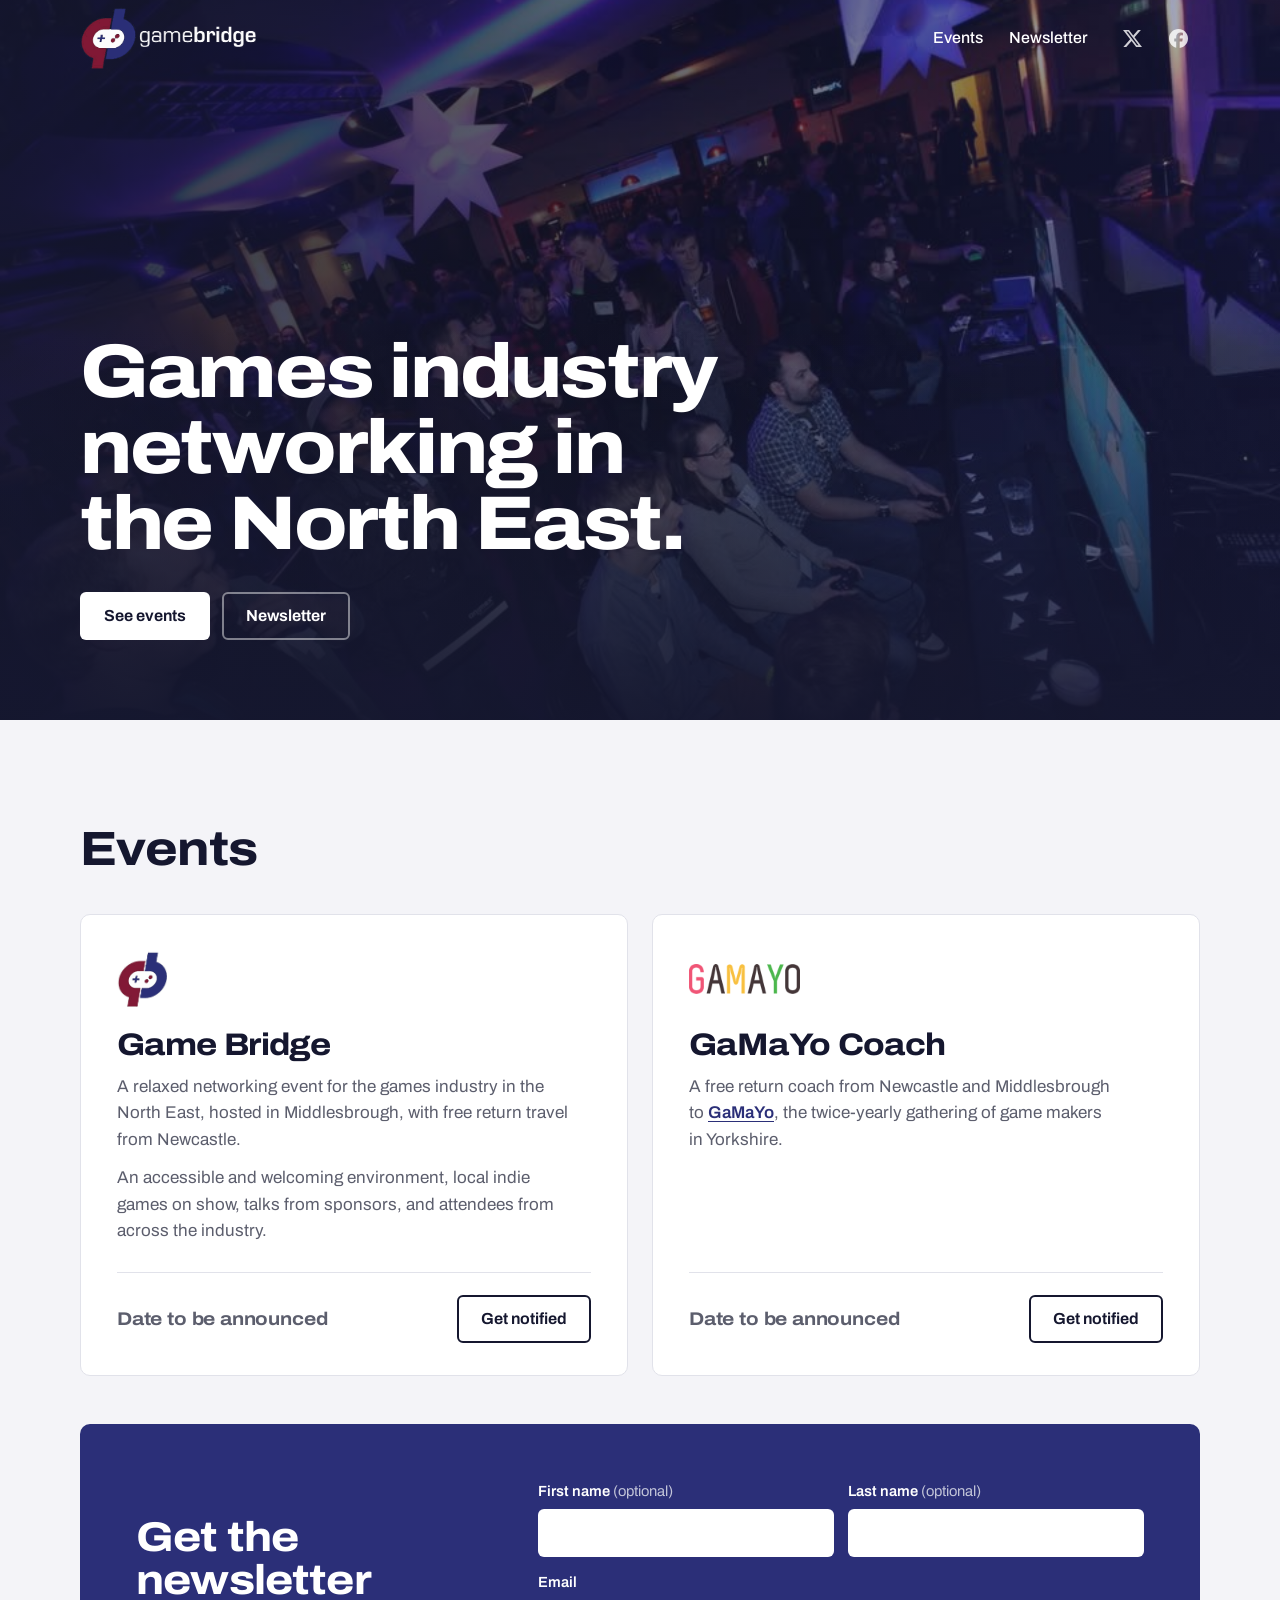
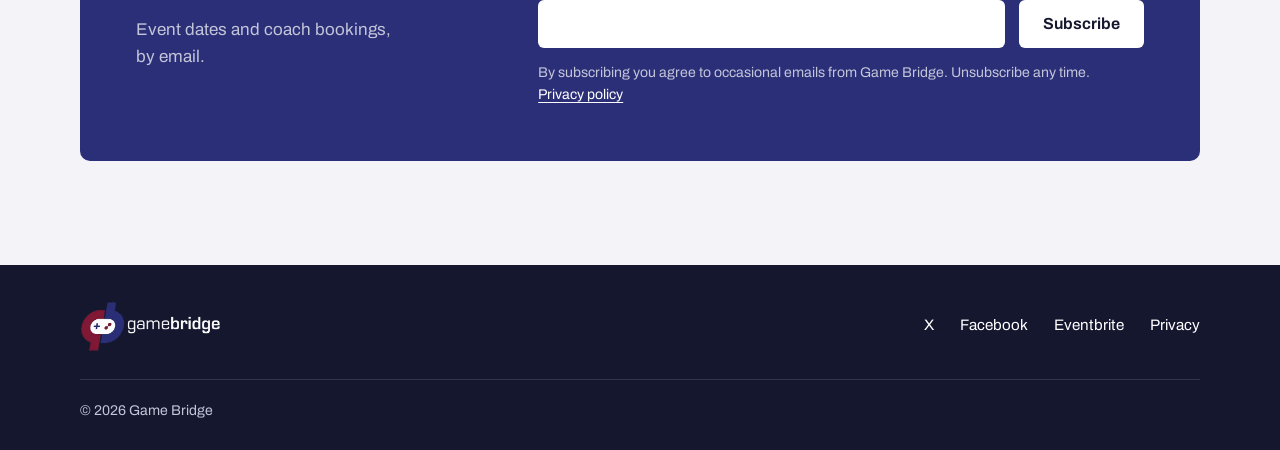
<file: index.html>
<!doctype html>
<html lang="en-GB">
<head>
  <meta charset="utf-8">
  <meta name="viewport" content="width=device-width, initial-scale=1">
  <meta http-equiv="Content-Security-Policy" content="default-src 'self'; script-src 'self' https://facebook.us8.list-manage.com; style-src 'self'; img-src 'self' data:; font-src 'self'; connect-src 'self'; form-action 'self' https://*.list-manage.com; base-uri 'self'; object-src 'none'; frame-src 'none'; upgrade-insecure-requests">
  <meta name="referrer" content="strict-origin-when-cross-origin">
  <title>Game Bridge | Games industry networking in the North East</title>
  <meta name="description" content="Game Bridge is a free games industry networking night in Middlesbrough, plus a free coach to GaMaYo. Running in the North East of England since 2013.">
  <link rel="canonical" href="https://gamebridge.dev/">
  <meta name="theme-color" content="#15172f">
  <meta name="color-scheme" content="light">

  <meta property="og:type" content="website">
  <meta property="og:site_name" content="Game Bridge">
  <meta property="og:locale" content="en_GB">
  <meta property="og:title" content="Game Bridge">
  <meta property="og:description" content="Free games industry networking in the North East of England, since 2013.">
  <meta property="og:url" content="https://gamebridge.dev/">
  <meta property="og:image" content="https://gamebridge.dev/assets/img/og-card.jpg">
  <meta property="og:image:width" content="1200">
  <meta property="og:image:height" content="630">
  <meta property="og:image:alt" content="The Game Bridge logo over a photo of a busy Game Bridge night">
  <meta name="twitter:card" content="summary_large_image">
  <meta name="twitter:site" content="@Game_Bridge">

  <link rel="icon" type="image/png" sizes="64x64" href="assets/img/favicon.png">
  <link rel="apple-touch-icon" href="assets/img/apple-touch-icon.png">

  <link rel="preload" href="assets/fonts/archivo-latin.woff2" as="font" type="font/woff2" crossorigin>
  <link rel="stylesheet" href="styles.css">

  <script type="application/ld+json">
  {
    "@context": "https://schema.org",
    "@type": "Organization",
    "name": "Game Bridge",
    "url": "https://gamebridge.dev/",
    "description": "Games industry networking event and community in the North East of England.",
    "foundingDate": "2013",
    "logo": "https://gamebridge.dev/assets/img/gb-logo.png",
    "sameAs": ["https://x.com/Game_Bridge", "https://www.facebook.com/gamebridge", "https://www.eventbrite.co.uk/o/game-bridge-4494242007"]
  }
  </script>
</head>
<body>
  <a class="skip" href="#events">Skip to events</a>

  <svg class="sprite" aria-hidden="true">
    <symbol id="i-x" viewBox="0 0 24 24"><path fill="currentColor" d="M18.9 1.15h3.68l-8.04 9.19L24 22.85h-7.4l-5.8-7.58-6.64 7.58H.47l8.6-9.83L0 1.15h7.6l5.24 6.93zm-1.29 19.5h2.04L6.49 3.24H4.3z"/></symbol>
    <symbol id="i-fb" viewBox="0 0 24 24"><path fill="currentColor" d="M9.1 23.69v-7.98H6.63v-3.67H9.1v-1.58c0-4.09 1.85-5.98 5.86-5.98.4 0 .96.04 1.47.1.38.04.76.11 1.14.2v3.32a8.6 8.6 0 0 0-1.39-.05c-.7 0-1.26.1-1.67.31-.29.15-.52.36-.68.62-.26.42-.38 1-.38 1.75v1.3h3.92l-.67 3.67h-3.25v8.24C19.4 23.24 24 18.18 24 12.04c0-6.62-5.37-12-12-12s-12 5.38-12 12c0 5.63 3.87 10.35 9.1 11.65z"/></symbol>
    <symbol id="i-arrow" viewBox="0 0 24 24"><path fill="none" stroke="currentColor" stroke-width="2.2" stroke-linecap="round" stroke-linejoin="round" d="M5 12h14M13 6l6 6-6 6"/></symbol>
    <symbol id="i-close" viewBox="0 0 24 24"><path fill="none" stroke="currentColor" stroke-width="2.2" stroke-linecap="round" d="M6 6l12 12M18 6 6 18"/></symbol>
  </svg>

  <header class="site-header" data-header>
    <div class="wrap header-inner">
      <a class="brand" href="#top" aria-label="Game Bridge, back to top">
        <img src="assets/img/gb-logo-white.png" alt="Game Bridge" width="480" height="169">
      </a>
      <nav class="header-nav" aria-label="Main">
        <a class="nav-link" href="#events">Events</a>
        <!-- Gallery buttons stay hidden until site-config.js lists some photos -->
        <button class="nav-link" type="button" data-gallery-open hidden>Gallery</button>
        <a class="nav-link" href="#newsletter">Newsletter</a>
        <a class="icon-link" data-social="x" href="https://x.com/Game_Bridge" aria-label="Game Bridge on X"><svg><use href="#i-x"/></svg></a>
        <a class="icon-link" data-social="facebook" href="https://www.facebook.com/gamebridge" aria-label="Game Bridge on Facebook"><svg><use href="#i-fb"/></svg></a>
      </nav>
    </div>
  </header>

  <main id="top">
    <section class="hero" aria-labelledby="hero-title">
      <img class="hero-photo" src="assets/img/game-bridge-night.jpg" alt="" width="960" height="640" fetchpriority="high">
      <div class="wrap hero-inner">
        <!-- Filled by script.js with the soonest confirmed date -->
        <p class="hero-next" data-hero-next hidden></p>
        <h1 id="hero-title">Games industry networking in the North&nbsp;East.</h1>
        <div class="hero-actions">
          <a class="btn btn-light" data-hero-cta href="#events">See events</a>
          <button class="btn btn-outline-light" type="button" data-gallery-open hidden>Gallery</button>
          <a class="btn btn-outline-light" data-gallery-fallback href="#newsletter">Newsletter</a>
        </div>
      </div>
    </section>

    <section class="events" id="events" aria-labelledby="events-title">
      <div class="wrap">
        <h2 class="section-title" id="events-title">Events</h2>

        <div class="event-grid">
          <article class="event" id="game-bridge" data-event="gameBridge">
            <div class="event-logo"><img class="event-logo-gb" src="assets/img/gb-mark.png" alt="" width="115" height="128"></div>
            <h3>Game Bridge</h3>
            <div class="event-summary">
              <p>A relaxed networking event for the games industry in the North East, hosted in Middlesbrough, with free return travel from Newcastle.</p>
              <p>An accessible and welcoming environment, local indie games on show, talks from sponsors, and attendees from across the industry.</p>
            </div>
            <div class="event-foot">
              <p class="event-date" data-date>Date to be announced</p>
              <a class="btn btn-primary" data-tickets href="https://www.eventbrite.co.uk/o/game-bridge-4494242007" rel="noopener">Get tickets</a>
            </div>
          </article>

          <article class="event" id="gamayo-coach" data-event="gamayoCoach">
            <div class="event-logo"><img class="event-logo-gamayo" src="assets/img/gamayo-logo.png" alt="" width="296" height="80"></div>
            <h3>GaMaYo Coach</h3>
            <div class="event-summary">
              <p>A free return coach from Newcastle and Middlesbrough to <a class="text-link" href="https://gamayo.co.uk/" rel="noopener">GaMaYo</a>, the twice-yearly gathering of game makers in Yorkshire.</p>
            </div>
            <div class="event-foot">
              <p class="event-date" data-date>Date to be announced</p>
              <a class="btn btn-primary" data-tickets href="https://www.eventbrite.co.uk/o/game-bridge-4494242007" rel="noopener">Get tickets</a>
            </div>
          </article>
        </div>
      </div>
    </section>

    <section class="newsletter" id="newsletter" aria-labelledby="newsletter-title">
      <div class="wrap">
        <div class="newsletter-card">
          <div class="newsletter-copy">
            <h2 id="newsletter-title">Get the newsletter</h2>
            <p>Event dates and coach bookings, by email.</p>
          </div>
          <!-- Posts to Mailchimp's own page if script.js doesn't run; with it, signup happens in place. -->
          <form class="signup" data-signup action="https://facebook.us8.list-manage.com/subscribe/post?u=bdd7c4345598779e1ee9fa563&amp;id=2137a1345b&amp;f_id=00b3c5e2f0" method="post" target="_blank" rel="noopener">
            <div class="signup-row signup-names">
              <div class="field">
                <label for="fname">First name <span class="optional">(optional)</span></label>
                <input id="fname" name="FNAME" type="text" autocomplete="given-name">
              </div>
              <div class="field">
                <label for="lname">Last name <span class="optional">(optional)</span></label>
                <input id="lname" name="LNAME" type="text" autocomplete="family-name">
              </div>
            </div>
            <div class="signup-row signup-submit">
              <div class="field">
                <label for="email">Email</label>
                <input id="email" name="EMAIL" type="email" autocomplete="email" required aria-describedby="email-error">
              </div>
              <button class="btn btn-light" type="submit">Subscribe</button>
            </div>
            <p class="field-error" id="email-error" hidden></p>
            <!-- The audience's "Email" marketing permission; the consent line below covers it -->
            <input type="hidden" name="gdpr[3953]" value="Y">
            <!-- Mailchimp's bot trap, named b_<u>_<id>: real people never fill this in -->
            <div class="hp" aria-hidden="true"><input type="text" name="b_bdd7c4345598779e1ee9fa563_2137a1345b" tabindex="-1" autocomplete="off" value=""></div>
            <div role="status"><p class="form-message" data-form-message hidden></p></div>
            <p class="consent">By subscribing you agree to occasional emails from Game Bridge. Unsubscribe any time. <a href="privacy.html">Privacy policy</a></p>
          </form>
        </div>
      </div>
    </section>
  </main>

  <footer class="site-footer">
    <div class="wrap footer-inner">
      <img class="footer-logo" src="assets/img/gb-logo-white.png" alt="Game Bridge" width="480" height="169" loading="lazy">
      <nav class="footer-links" aria-label="Footer">
        <a data-social="x" href="https://x.com/Game_Bridge">X</a>
        <a data-social="facebook" href="https://www.facebook.com/gamebridge">Facebook</a>
        <a data-social="eventbrite" href="https://www.eventbrite.co.uk/o/game-bridge-4494242007">Eventbrite</a>
        <a href="privacy.html">Privacy</a>
      </nav>
      <p class="footer-copy">&copy; <span data-year>2026</span> Game Bridge</p>
    </div>
  </footer>

  <!-- Gallery popup. Photos come from site-config.js; left and right arrow keys step through them. -->
  <dialog class="lightbox" data-lightbox aria-label="Photo gallery">
    <button class="lightbox-btn lightbox-close" type="button" data-lightbox-close aria-label="Close gallery"><svg aria-hidden="true"><use href="#i-close"/></svg></button>
    <button class="lightbox-btn lightbox-prev" type="button" data-lightbox-prev aria-label="Previous photo"><svg aria-hidden="true"><use href="#i-arrow"/></svg></button>
    <img class="lightbox-img" data-lightbox-img alt="">
    <button class="lightbox-btn lightbox-next" type="button" data-lightbox-next aria-label="Next photo"><svg aria-hidden="true"><use href="#i-arrow"/></svg></button>
    <p class="lightbox-count" data-lightbox-count aria-live="polite"></p>
  </dialog>

  <script src="site-config.js"></script>
  <script src="script.js"></script>
</body>
</html>
</file>
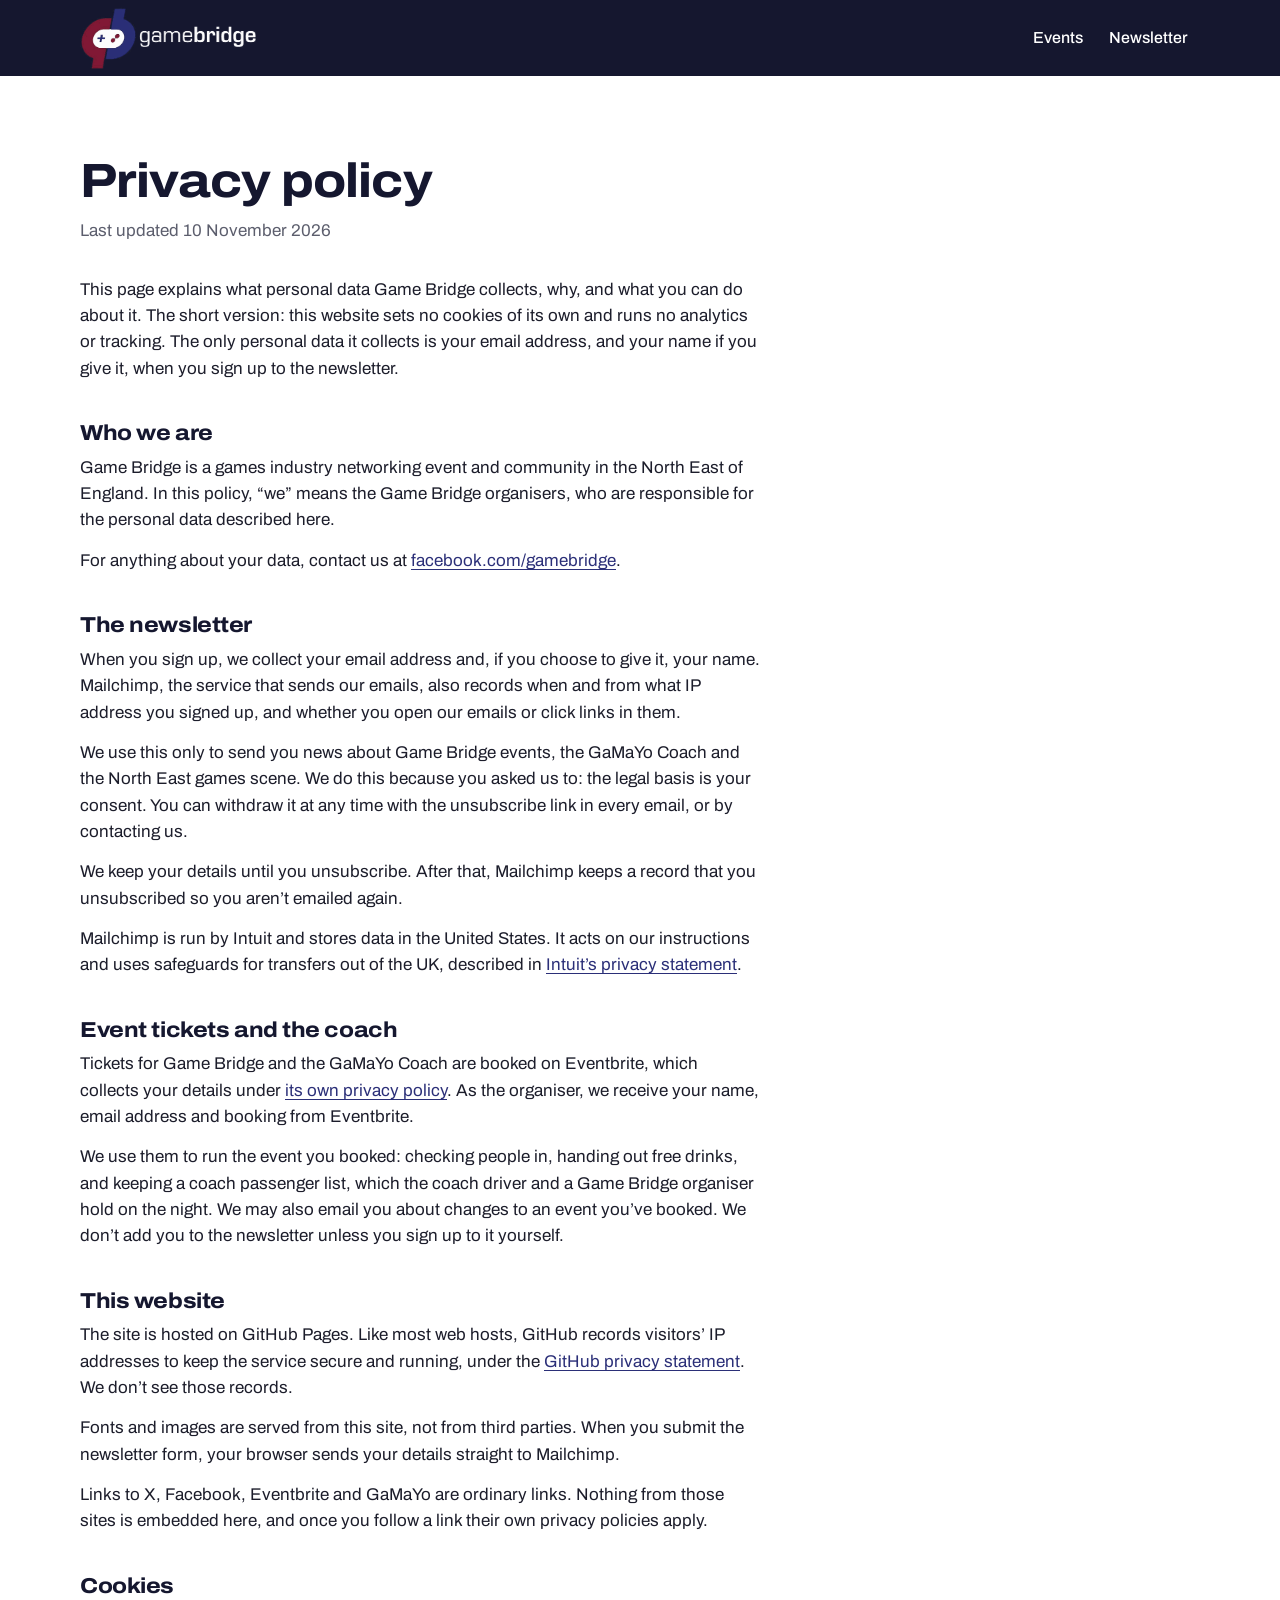
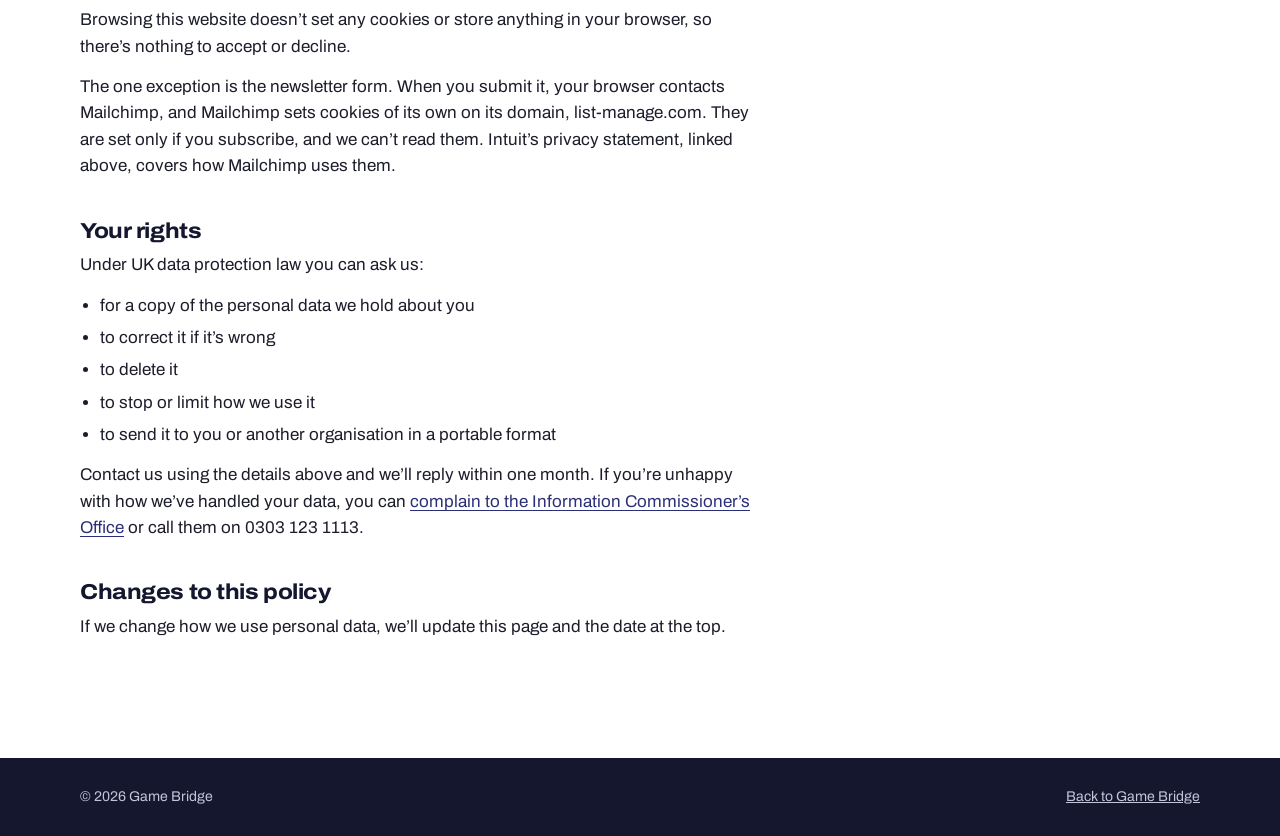
<file: privacy.html>
<!doctype html>
<html lang="en-GB">
<head>
  <meta charset="utf-8">
  <meta name="viewport" content="width=device-width, initial-scale=1">
  <meta http-equiv="Content-Security-Policy" content="default-src 'self'; script-src 'self'; style-src 'self'; img-src 'self' data:; font-src 'self'; connect-src 'self'; form-action 'self'; base-uri 'self'; object-src 'none'; frame-src 'none'; upgrade-insecure-requests">
  <meta name="referrer" content="strict-origin-when-cross-origin">
  <title>Privacy policy | Game Bridge</title>
  <meta name="description" content="How Game Bridge handles personal data: the newsletter, event tickets and this website.">
  <link rel="canonical" href="https://gamebridge.dev/privacy.html">
  <meta name="theme-color" content="#15172f">
  <meta name="color-scheme" content="light">
  <link rel="icon" type="image/png" sizes="64x64" href="assets/img/favicon.png">
  <link rel="apple-touch-icon" href="assets/img/apple-touch-icon.png">
  <link rel="preload" href="assets/fonts/archivo-latin.woff2" as="font" type="font/woff2" crossorigin>
  <link rel="stylesheet" href="styles.css">
</head>
<body class="page">
  <a class="skip" href="#content">Skip to content</a>

  <header class="site-header">
    <div class="wrap header-inner">
      <a class="brand" href="./" aria-label="Game Bridge home">
        <img src="assets/img/gb-logo-white.png" alt="Game Bridge" width="480" height="169">
      </a>
      <nav class="header-nav" aria-label="Main">
        <a class="nav-link" href="./#events">Events</a>
        <a class="nav-link" href="./#newsletter">Newsletter</a>
      </nav>
    </div>
  </header>

  <main id="content" class="page-main">
    <div class="wrap">
      <article class="prose">
        <h1>Privacy policy</h1>
        <p class="updated">Last updated 10 November 2026</p>

        <p>This page explains what personal data Game Bridge collects, why, and what you can do about it. The short version: this website sets no cookies of its own and runs no analytics or tracking. The only personal data it collects is your email address, and your name if you give it, when you sign up to the newsletter.</p>

        <h2>Who we are</h2>
        <p>Game Bridge is a games industry networking event and community in the North East of England. In this policy, &ldquo;we&rdquo; means the Game Bridge organisers, who are responsible for the personal data described here.</p>
        <p>For anything about your data, contact us at <a data-contact data-contact-show href="https://www.facebook.com/gamebridge">facebook.com/gamebridge</a>.</p>

        <h2>The newsletter</h2>
        <p>When you sign up, we collect your email address and, if you choose to give it, your name. Mailchimp, the service that sends our emails, also records when and from what IP address you signed up, and whether you open our emails or click links in them.</p>
        <p>We use this only to send you news about Game Bridge events, the GaMaYo Coach and the North East games scene. We do this because you asked us to: the legal basis is your consent. You can withdraw it at any time with the unsubscribe link in every email, or by contacting us.</p>
        <p>We keep your details until you unsubscribe. After that, Mailchimp keeps a record that you unsubscribed so you aren&rsquo;t emailed again.</p>
        <p>Mailchimp is run by Intuit and stores data in the United States. It acts on our instructions and uses safeguards for transfers out of the UK, described in <a href="https://www.intuit.com/privacy/statement/" rel="noopener">Intuit&rsquo;s privacy statement</a>.</p>

        <h2>Event tickets and the coach</h2>
        <p>Tickets for Game Bridge and the GaMaYo Coach are booked on Eventbrite, which collects your details under <a href="https://www.eventbrite.co.uk/help/en-gb/articles/460838/eventbrite-privacy-policy/" rel="noopener">its own privacy policy</a>. As the organiser, we receive your name, email address and booking from Eventbrite.</p>
        <p>We use them to run the event you booked: checking people in, handing out free drinks, and keeping a coach passenger list, which the coach driver and a Game Bridge organiser hold on the night. We may also email you about changes to an event you&rsquo;ve booked. We don&rsquo;t add you to the newsletter unless you sign up to it yourself.</p>

        <h2>This website</h2>
        <p>The site is hosted on GitHub Pages. Like most web hosts, GitHub records visitors&rsquo; IP addresses to keep the service secure and running, under the <a href="https://docs.github.com/en/site-policy/privacy-policies/github-general-privacy-statement" rel="noopener">GitHub privacy statement</a>. We don&rsquo;t see those records.</p>
        <p>Fonts and images are served from this site, not from third parties. When you submit the newsletter form, your browser sends your details straight to Mailchimp.</p>
        <p>Links to X, Facebook, Eventbrite and GaMaYo are ordinary links. Nothing from those sites is embedded here, and once you follow a link their own privacy policies apply.</p>

        <h2>Cookies</h2>
        <p>Browsing this website doesn&rsquo;t set any cookies or store anything in your browser, so there&rsquo;s nothing to accept or decline.</p>
        <p>The one exception is the newsletter form. When you submit it, your browser contacts Mailchimp, and Mailchimp sets cookies of its own on its domain, list-manage.com. They are set only if you subscribe, and we can&rsquo;t read them. Intuit&rsquo;s privacy statement, linked above, covers how Mailchimp uses them.</p>

        <h2>Your rights</h2>
        <p>Under UK data protection law you can ask us:</p>
        <ul>
          <li>for a copy of the personal data we hold about you</li>
          <li>to correct it if it&rsquo;s wrong</li>
          <li>to delete it</li>
          <li>to stop or limit how we use it</li>
          <li>to send it to you or another organisation in a portable format</li>
        </ul>
        <p>Contact us using the details above and we&rsquo;ll reply within one month. If you&rsquo;re unhappy with how we&rsquo;ve handled your data, you can <a href="https://ico.org.uk/make-a-complaint/" rel="noopener">complain to the Information Commissioner&rsquo;s Office</a> or call them on 0303 123 1113.</p>

        <h2>Changes to this policy</h2>
        <p>If we change how we use personal data, we&rsquo;ll update this page and the date at the top.</p>
      </article>
    </div>
  </main>

  <footer class="site-footer">
    <div class="wrap"><div class="footer-legal">
      <p>&copy; <span data-year>2026</span> Game Bridge</p>
      <p><a href="./">Back to Game Bridge</a></p>
    </div></div>
  </footer>

  <script src="site-config.js"></script>
  <script src="script.js"></script>
</body>
</html>
</file>
<file: styles.css>
/* Game Bridge. Every colour and size decision is a custom property here. */

/* Archivo, self-hosted so no visitor data goes to Google. SIL Open Font License: assets/fonts/OFL.txt */
@font-face {
  font-family: "Archivo";
  font-style: normal;
  font-weight: 400 800;
  font-stretch: 62% 125%;
  font-display: swap;
  src: url("assets/fonts/archivo-latin.woff2") format("woff2");
  unicode-range: U+0000-00FF, U+0131, U+0152-0153, U+02BB-02BC, U+02C6, U+02DA, U+02DC, U+0304, U+0308, U+0329, U+2000-206F, U+20AC, U+2122, U+2191, U+2193, U+2212, U+2215, U+FEFF, U+FFFD;
}
@font-face {
  font-family: "Archivo";
  font-style: normal;
  font-weight: 400 800;
  font-stretch: 62% 125%;
  font-display: swap;
  src: url("assets/fonts/archivo-latin-ext.woff2") format("woff2");
  unicode-range: U+0100-02BA, U+02BD-02C5, U+02C7-02CC, U+02CE-02D7, U+02DD-02FF, U+0304, U+0308, U+0329, U+1D00-1DBF, U+1E00-1E9F, U+1EF2-1EFF, U+2020, U+20A0-20AB, U+20AD-20C4, U+2113, U+2C60-2C7F, U+A720-A7FF;
}

:root {
  /* Brand, sampled from the Game Bridge mark */
  --navy: #2b2f78;
  --berry: #811836;

  --ink: #15172f;
  --berry-dark: #66112a;
  --bg: #ffffff;
  --bg-alt: #f4f4f8;
  --text: #1c1d2b;
  --muted: #5c5e6d;
  --line: #e1e2ea;
  --on-dark: #ffffff;
  --on-dark-muted: #c3c5d9;
  --pink: #ff9db4;           /* berry, lightened until it reads on the dark sections */

  --font: "Archivo", "Helvetica Neue", Arial, sans-serif;
  --display-width: 112%;     /* Archivo's width axis: headings set a touch wide */

  --wrap: 1120px;
  --gutter: 20px;
  --radius: 6px;
  --radius-lg: 10px;
  --header-h: 68px;
}

@media (min-width: 720px) {
  :root { --gutter: 32px; --header-h: 76px; }
}

*, *::before, *::after { box-sizing: border-box; }

html { -webkit-text-size-adjust: 100%; }
[hidden] { display: none !important; }
::selection { background: var(--berry); color: #fff; }
@media (prefers-reduced-motion: no-preference) {
  html { scroll-behavior: smooth; }
}

body {
  margin: 0;
  background: var(--bg-alt);
  color: var(--text);
  font-family: var(--font);
  font-size: 1.0625rem;
  line-height: 1.55;
  -webkit-font-smoothing: antialiased;
}

img { max-width: 100%; height: auto; display: block; }
svg { width: 1em; height: 1em; flex: none; }
a { color: inherit; }

h1, h2, h3 {
  font-stretch: var(--display-width);
  font-weight: 750;
  line-height: 1.05;
  letter-spacing: -0.02em;
  margin: 0;
  text-wrap: balance;
}
p, li { text-wrap: pretty; }

.wrap {
  width: 100%;
  max-width: calc(var(--wrap) + var(--gutter) * 2);
  margin: 0 auto;
  padding: 0 var(--gutter);
}

.skip {
  position: absolute;
  left: 8px;
  top: -100px;
  z-index: 30;
  border-radius: var(--radius);
  background: var(--bg);
  color: var(--text);
  padding: 10px 14px;
}
.skip:focus { top: 8px; }

.sprite { position: absolute; width: 0; height: 0; overflow: hidden; }

/* Navy focus ring on light sections, white on dark ones. */
:focus-visible {
  outline: 2px solid var(--navy);
  outline-offset: 3px;
}
.site-header :focus-visible,
.hero :focus-visible,
.newsletter-card :focus-visible,
.site-footer :focus-visible,
.lightbox :focus-visible { outline-color: #fff; }

/* ---------- Buttons and links ---------- */

.btn {
  display: inline-flex;
  align-items: center;
  justify-content: center;
  min-height: 48px;
  padding: 0 22px;
  border: 2px solid transparent;
  border-radius: var(--radius);
  font: 650 1rem/1 var(--font);
  text-decoration: none;
  white-space: nowrap;
  cursor: pointer;
  transition: background-color 0.15s, border-color 0.15s, color 0.15s, transform 0.1s;
}
.btn:active { transform: translateY(1px); }
.btn:disabled { opacity: 0.7; cursor: default; }

.btn-primary { background: var(--berry); color: #fff; }
.btn-primary:hover { background: var(--berry-dark); }

.btn-outline { border-color: var(--ink); background: var(--bg); color: var(--ink); }
.btn-outline:hover { background: var(--ink); color: #fff; }

.btn-light { background: #fff; color: var(--ink); }
.btn-light:hover { background: #e6e7f2; }

.btn-outline-light { border-color: rgb(255 255 255 / 45%); background: none; color: var(--on-dark); }
.btn-outline-light:hover { border-color: #fff; background: rgb(255 255 255 / 10%); }

.text-link {
  font-weight: 600;
  color: var(--navy);
  text-underline-offset: 3px;
  text-decoration-thickness: 1px;
}
.text-link:hover { text-decoration-thickness: 2px; }

/* ---------- Header ---------- */

.site-header {
  position: absolute;
  inset: 0 0 auto;
  z-index: 20;
  transition: background-color 0.2s;
}
/* script.js pins the header, then marks it once the page has scrolled. */
.site-header.is-fixed { position: fixed; }
.site-header.is-stuck { background: var(--ink); }
.header-inner {
  display: flex;
  align-items: center;
  justify-content: space-between;
  gap: 16px;
  height: var(--header-h);
}
.brand { min-width: 0; }
.brand img { width: 150px; }
@media (min-width: 720px) { .brand img { width: 176px; } }

.header-nav { display: flex; flex: none; align-items: center; gap: 2px; }
.nav-link {
  display: none;
  padding: 10px 12px;
  border: 0;
  border-radius: var(--radius);
  background: none;
  color: var(--on-dark);
  font: 500 1rem/1.2 var(--font);
  text-decoration: none;
  text-underline-offset: 6px;
  cursor: pointer;
}
.nav-link:hover { text-decoration: underline; }
@media (min-width: 640px) {
  .nav-link { display: inline-block; }
  .nav-link + .icon-link { margin-left: 8px; }
}

.icon-link {
  display: grid;
  place-items: center;
  width: 44px;
  height: 44px;
  border-radius: 50%;
  color: var(--on-dark);
  opacity: 0.8;
  transition: opacity 0.15s;
}
.icon-link:hover { opacity: 1; }
.icon-link svg { width: 19px; height: 19px; }

/* ---------- Hero ---------- */

.hero {
  position: relative;
  isolation: isolate;
  display: flex;
  align-items: flex-end;
  min-height: min(100svh, 640px);
  padding: calc(var(--header-h) + 48px) 0 48px;
  background: var(--ink);
  color: var(--on-dark);
}
@media (min-width: 720px) {
  .hero { min-height: min(88svh, 720px); padding-bottom: 80px; }
}

.hero-photo {
  position: absolute;
  inset: 0;
  z-index: -2;
  width: 100%;
  height: 100%;
  object-fit: cover;
  object-position: 60% 45%;
}
.hero::before {
  content: "";
  position: absolute;
  inset: 0;
  z-index: -1;
  background:
    linear-gradient(0deg, rgb(21 23 47 / 88%) 0%, rgb(21 23 47 / 0%) 55%),
    linear-gradient(90deg, rgb(21 23 47 / 90%) 0%, rgb(21 23 47 / 66%) 50%, rgb(43 47 120 / 38%) 100%);
}
@media (max-width: 719px) {
  .hero::before {
    background: linear-gradient(0deg, rgb(21 23 47 / 96%) 0%, rgb(21 23 47 / 72%) 100%);
  }
}

.hero-inner { width: 100%; }

/* The soonest confirmed date. Hidden until script.js finds one. */
.hero-next {
  margin: 0 0 16px;
  font-size: 1.05rem;
  line-height: 1.35;
  color: var(--on-dark-muted);
}
.hero-next strong { font-weight: 650; color: var(--on-dark); }

.hero h1 {
  max-width: 13ch;
  font-size: clamp(2.5rem, 7.4vw, 4.75rem);
  font-weight: 800;
  line-height: 1;
  letter-spacing: -0.03em;
}

.hero-actions {
  display: flex;
  flex-wrap: wrap;
  gap: 12px;
  margin-top: 30px;
}

/* ---------- Events ---------- */

/* The margin keeps the heading clear of the fixed header after a jump to #events. */
.events { padding: 64px 0 0; scroll-margin-top: 16px; }
@media (min-width: 720px) { .events { padding: 104px 0 0; } }

.section-title {
  margin-bottom: 28px;
  font-size: clamp(2rem, 4.6vw, 3rem);
  color: var(--ink);
}
@media (min-width: 720px) { .section-title { margin-bottom: 40px; } }

/* Stacked, both cards take the height of the taller one. */
.event-grid { display: grid; gap: 20px; grid-auto-rows: 1fr; }
@media (min-width: 820px) {
  .event-grid { grid-template-columns: 1fr 1fr; gap: 24px; grid-auto-rows: auto; }
}

.event {
  display: flex;
  flex-direction: column;
  padding: 28px 24px 24px;
  border: 1px solid var(--line);
  border-radius: var(--radius-lg);
  background: var(--bg);
  scroll-margin-top: calc(var(--header-h) + 20px);
}
@media (min-width: 720px) { .event { padding: 36px 36px 32px; } }

/* Both logos sit in the same slot so the two headings line up. */
.event-logo { display: flex; align-items: center; height: 56px; margin-bottom: 22px; }
.event-logo-gb { height: 56px; width: auto; }
.event-logo-gamayo { height: 30px; width: auto; }

.event h3 { font-size: clamp(1.6rem, 3vw, 1.95rem); color: var(--ink); }
.event-summary { max-width: 46ch; margin: 12px 0 28px; color: var(--muted); }
.event-summary p { margin: 0; }
.event-summary p + p { margin-top: 12px; }

/* The date and the ticket button are all a card carries below its copy. */
.event-foot {
  display: flex;
  flex-wrap: wrap;
  align-items: center;
  justify-content: space-between;
  gap: 14px 20px;
  margin-top: auto;
  padding-top: 22px;
  border-top: 1px solid var(--line);
}
.event-date {
  margin: 0;
  font-stretch: var(--display-width);
  font-weight: 700;
  font-size: 1.15rem;
  line-height: 1.2;
  letter-spacing: -0.01em;
  color: var(--muted);
}
.is-confirmed .event-date { font-size: clamp(1.25rem, 2.2vw, 1.45rem); font-weight: 750; color: var(--berry); }

/* Side by side, the cards share one set of rows (logo, heading, copy, foot), so each part is
   the same height in both and the two divider lines sit level however much copy a card has. */
@supports (grid-template-rows: subgrid) {
  @media (min-width: 820px) {
    .event { display: grid; grid-template-rows: subgrid; grid-row: span 4; row-gap: 0; }
    .event-foot { margin-top: 0; }
  }
}

/* ---------- Newsletter ---------- */

.newsletter {
  padding: 32px 0 64px;
  scroll-margin-top: var(--header-h);
}
@media (min-width: 720px) { .newsletter { padding: 48px 0 104px; } }

.newsletter-card {
  display: grid;
  gap: 28px;
  padding: 36px 24px;
  border-radius: var(--radius-lg);
  background: var(--navy);
  color: var(--on-dark);
}
@media (min-width: 720px) { .newsletter-card { padding: 56px; } }
@media (min-width: 960px) {
  .newsletter-card { grid-template-columns: 4fr 7fr; gap: 56px; align-items: center; }
}

.newsletter h2 { font-size: clamp(1.9rem, 4vw, 2.6rem); }
.newsletter-copy p { max-width: 32ch; margin: 14px 0 0; color: var(--on-dark-muted); }

.signup-row {
  display: grid;
  gap: 14px;
  align-items: end;
}
.signup-row + .signup-row { margin-top: 14px; }
@media (min-width: 560px) {
  .signup-names { grid-template-columns: 1fr 1fr; }
  .signup-submit { grid-template-columns: 1fr auto; }
}

.field label {
  display: block;
  margin-bottom: 6px;
  font-weight: 600;
  font-size: 0.92rem;
}
.optional { font-weight: 400; color: var(--on-dark-muted); }
.field input {
  width: 100%;
  min-height: 48px;
  padding: 0 16px;
  border: 2px solid transparent;
  border-radius: var(--radius);
  background: #fff;
  color: var(--text);
  font: 400 1rem var(--font);
}
.field input:focus { outline: 2px solid #fff; outline-offset: 2px; }
.field input[aria-invalid="true"] { border-color: var(--pink); }

.field-error {
  margin: 10px 0 0;
  font-weight: 600;
  color: #ffc2d0;
}

.hp { position: absolute; left: -5000px; }

.form-message {
  margin: 14px 0 0;
  padding: 12px 16px;
  border: 1px solid var(--on-dark-muted);
  border-radius: var(--radius);
  background: rgb(0 0 0 / 18%);
}
.form-message.is-ok { border-color: #7fd6a8; }
.form-message.is-error { border-color: var(--pink); }

.consent {
  margin: 14px 0 0;
  font-size: 0.88rem;
  color: var(--on-dark-muted);
}
.consent a { color: var(--on-dark); text-underline-offset: 3px; }

/* ---------- Footer ---------- */

.site-footer {
  background: var(--ink);
  color: var(--on-dark-muted);
  padding: 36px 0 28px;
  font-size: 0.95rem;
}
.footer-inner {
  display: flex;
  flex-wrap: wrap;
  align-items: center;
  justify-content: space-between;
  gap: 20px 32px;
}
.footer-logo { width: 140px; }
.footer-links { display: flex; flex-wrap: wrap; gap: 6px 26px; }
.footer-links a { color: var(--on-dark); text-decoration: none; }
.footer-links a:hover { text-decoration: underline; text-underline-offset: 4px; }
.footer-copy {
  width: 100%;
  margin: 8px 0 0;
  padding-top: 20px;
  border-top: 1px solid rgb(255 255 255 / 12%);
  font-size: 0.88rem;
}

.footer-legal {
  display: flex;
  flex-wrap: wrap;
  justify-content: space-between;
  gap: 8px 24px;
  font-size: 0.88rem;
}
.footer-legal p { margin: 0; }
.footer-legal a { color: var(--on-dark-muted); }
.footer-legal a:hover { color: var(--on-dark); }

/* ---------- Gallery popup ---------- */

html:has(.lightbox[open]) { overflow: hidden; }

.lightbox {
  width: 100vw;
  height: 100dvh;
  max-width: none;
  max-height: none;
  margin: 0;
  padding: 0;
  border: 0;
  overflow: hidden;
  background: rgb(10 11 24 / 96%);
  color: var(--on-dark);
}
.lightbox[open] { display: grid; place-items: center; }
.lightbox::backdrop { background: rgb(10 11 24 / 96%); }

.lightbox-img {
  width: auto;
  height: auto;
  max-width: calc(100vw - 24px);
  max-height: calc(100dvh - 148px);
  border-radius: 4px;
}
@media (min-width: 720px) {
  .lightbox-img { max-width: calc(100vw - 184px); max-height: calc(100dvh - 128px); }
}

.lightbox-btn {
  position: absolute;
  display: grid;
  place-items: center;
  width: 48px;
  height: 48px;
  border: 1px solid rgb(255 255 255 / 22%);
  border-radius: 50%;
  background: rgb(21 23 47 / 70%);
  color: #fff;
  cursor: pointer;
  transition: background-color 0.15s, border-color 0.15s;
}
.lightbox-btn:hover { background: rgb(255 255 255 / 18%); border-color: rgb(255 255 255 / 60%); }
.lightbox-btn svg { width: 22px; height: 22px; }

.lightbox-close { top: 14px; right: 14px; }
.lightbox-prev,
.lightbox-next { top: calc(50% - 24px); }
.lightbox-prev { left: 24px; }
.lightbox-next { right: 24px; }
.lightbox-prev svg { transform: rotate(180deg); }
@media (min-width: 720px) {
  .lightbox-close { top: 20px; right: 24px; }
}
/* On a phone the arrows drop below the photo, either side of the count, so they never cover it. */
@media (max-width: 719px) {
  .lightbox-prev,
  .lightbox-next { top: auto; bottom: 10px; }
  .lightbox-prev { left: calc(50% - 104px); }
  .lightbox-next { right: calc(50% - 104px); }
}

.lightbox-count {
  position: absolute;
  inset: auto 0 22px;
  margin: 0;
  text-align: center;
  font-size: 0.92rem;
  font-variant-numeric: tabular-nums;
  color: var(--on-dark-muted);
}

.lightbox.is-single .lightbox-prev,
.lightbox.is-single .lightbox-next,
.lightbox.is-single .lightbox-count { display: none; }

/* ---------- Inner pages (privacy, 404) ---------- */

.page { background: var(--bg); }
.page .site-header {
  position: sticky;
  top: 0;
  background: var(--ink);
}
/* Only two links here, so they fit beside the logo on a phone too. */
.page .nav-link { display: inline-block; }

.page-main { padding: 56px 0 80px; }
@media (min-width: 720px) { .page-main { padding: 80px 0 104px; } }

.prose { max-width: 68ch; }
.prose h1 { font-size: clamp(2.1rem, 5vw, 3rem); color: var(--ink); margin-bottom: 12px; }
.prose h2 { font-size: 1.35rem; color: var(--ink); margin: 40px 0 10px; }
.prose p, .prose ul { margin: 0 0 14px; }
.prose ul { padding-left: 1.2em; }
.prose li { margin-bottom: 6px; }
.prose a { color: var(--navy); text-underline-offset: 3px; }
.prose .updated { color: var(--muted); margin-bottom: 32px; }

.not-found { padding: 96px 0 120px; }
.not-found h1 { font-size: clamp(2.4rem, 6vw, 3.6rem); color: var(--ink); margin-bottom: 14px; }
.not-found p { color: var(--muted); max-width: 46ch; margin: 0 0 28px; }

.page .site-footer { padding: 28px 0; }

/* ---------- Motion ---------- */

@media (prefers-reduced-motion: reduce) {
  *, *::before, *::after { transition: none !important; animation: none !important; }
}
</file>
